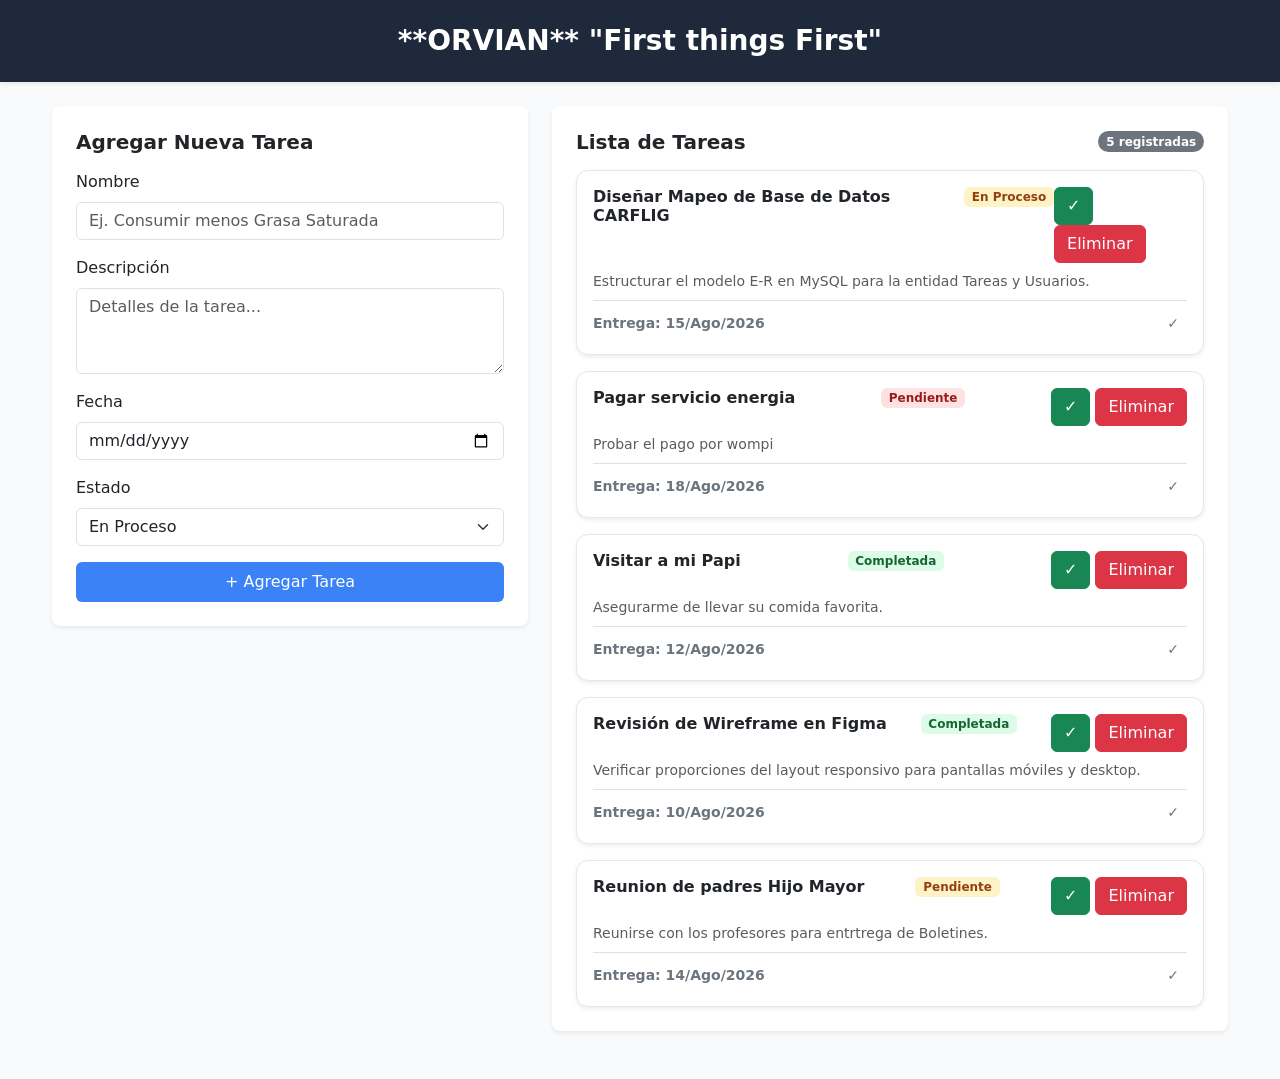
<file: index.html>
<!DOCTYPE html>
<html lang="en">
<head>
    <meta charset="UTF-8">
    <meta name="viewport" content="width=device-width, initial-scale=1.0">
    <title>ORVIAN - Planificador de Tareas</title>
   <link href="https://cdn.jsdelivr.net/npm/bootstrap@5.3.3/dist/css/bootstrap.min.css" rel="stylesheet">
   <link rel="stylesheet" href="css/styles.css">
</head>
<body>

    <header class="orvian-header text-center py-4 mb-4 shadow-sm">
        <h1 class="h3 fw-bold m-0">**ORVIAN** "First things First"</h1>
    </header>

    <main class="container mb-5">
        <div class="row g-4">
            
            <section class="col-12 col-md-5">
                <div class="card shadow-sm border-0 p-4 rounded-3 bg-white">
                    <h2 class="h5 mb-3 fw-bold">Agregar Nueva Tarea</h2>

                    <form id="newTaskForm" novalidate>
                        <div id="alertError" class="alert alert-danger d-none py-2 px-3 small rounded-3 mb-3" role="alert"></div>

                        <div class="mb-3">
                            <label for="newTaskNameInput" class="form-label fw-medium">Nombre</label>
                            <input type="text" class="form-control" id="newTaskNameInput" placeholder="Ej. Consumir menos Grasa Saturada" required>
                        </div>
                        <div class="mb-3">
                            <label for="newTaskDescriptionInput" class="form-label fw-medium">Descripción</label>
                            <textarea class="form-control" id="newTaskDescriptionInput" rows="3" placeholder="Detalles de la tarea..."></textarea>
                        </div>
                        <div class="mb-3">
                            <label for="newTaskDueDateInput" class="form-label fw-medium">Fecha</label>
                            <input type="date" class="form-control" id="newTaskDueDateInput">
                        </div>
                        <div class="mb-3">
                            <label for="newTaskStatus" class="form-label fw-medium">Estado</label>
                            <select class="form-select" id="newTaskStatusInput" aria-label="Estado de la tarea">
                                <option value="" selected disabled>Selecciona un estado</option>
                                <option value="Pendiente">Pendiente</option>
                                <option value="En Proceso" selected>En Proceso</option>
                                <option value="Completada">Completada</option>
                            </select>

                            
                        </div>
                        <button type="submit" class="btn btn-orvian w-100 py-2">+ Agregar Tarea</button>
                    </form>
                </div>
            </section>

            <!-- LISTA DE TAREAS (5 Tarjetas de Ejemplo) -->
            <section class="col-12 col-md-7">
                <div class="card shadow-sm border-0 p-4 rounded-3 bg-white">
                    <div class="d-flex justify-content-between align-items-center mb-3">
                        <h2 class="h5 m-0 fw-bold">Lista de Tareas</h2>
                        <span class="badge bg-secondary rounded-pill">5 registradas</span>
                    </div>
                    
                    <div id="taskList" class="d-flex flex-column gap-3">
                        
                        <!-- TARJETA 1 -->
                        <article class="task-card shadow-sm p-3">
                            <div class="d-flex justify-content-between align-items-start mb-2">
                                <h3 class="h6 m-0 fw-bold">Diseñar Mapeo de Base de Datos CARFLIG</h3>
                                <span class="badge badge-process">En Proceso</span>
                                <div class="acciones-tarea">
                                <button class="task-toggle btn btn-success">✓</button>
                                <button class="delete-button btn btn-danger">Eliminar</button>
  </div>
                            </div>
                            <p class="small text-muted mb-2">Estructurar el modelo E-R en MySQL para la entidad Tareas y Usuarios.</p>
                            <div class="d-flex justify-content-between align-items-center pt-2 border-top">
                                <small class="text-secondary fw-semibold"> Entrega: 15/Ago/2026</small>
                          <button class="btn btn-sm btn-outline-secondary border-0 task-toggle" title="Marcar tarea como completada">
    ✓
</button>
                           </button>
    
                            </div>
                        </article>

                        <!-- TARJETA 2 -->
                        <article class="task-card shadow-sm p-3">
                            <div class="d-flex justify-content-between align-items-start mb-2">
                                <h3 class="h6 m-0 fw-bold">Pagar servicio energia</h3>
                                <span class="badge badge-pending">Pendiente</span>
                                <div class="acciones-tarea">
                                 <button class="task-toggle btn btn-success">✓</button>
                                 <button class="delete-button btn btn-danger">Eliminar</button>
  </div>
                            </div>
                            <p class="small text-muted mb-2">Probar el pago por wompi</p>
                            <div class="d-flex justify-content-between align-items-center pt-2 border-top">
                                <small class="text-secondary fw-semibold">Entrega: 18/Ago/2026</small>
                             <button class="btn btn-sm btn-outline-secondary border-0 task-toggle" title="Marcar tarea como completada">
    ✓
</button>
                            </div>
                        </article>

                        <!-- TARJETA 3 -->
                        <article class="task-card shadow-sm p-3">
                            <div class="d-flex justify-content-between align-items-start mb-2">
                                <h3 class="h6 m-0 fw-bold">Visitar a mi Papi</h3>
                                <span class="badge badge-completed">Completada</span>
                                <div class="acciones-tarea">
                                <button class="task-toggle btn btn-success">✓</button>
                               <button class="delete-button btn btn-danger">Eliminar</button>
  </div>
                            </div>
                            <p class="small text-muted mb-2">Asegurarme de llevar su comida favorita.</p>
                            <div class="d-flex justify-content-between align-items-center pt-2 border-top">
                                <small class="text-secondary fw-semibold">Entrega: 12/Ago/2026</small>
                              <button class="btn btn-sm btn-outline-secondary border-0 task-toggle" title="Marcar tarea como completada">
    ✓
</button>

                               </button>
                            </div>
                        </article>

                        <!-- TARJETA 4 -->
                        <article class="task-card shadow-sm p-3">
                            <div class="d-flex justify-content-between align-items-start mb-2">
                                <h3 class="h6 m-0 fw-bold">Revisión de Wireframe en Figma</h3>
                                <span class="badge badge-completed">Completada</span>
                                <div class="acciones-tarea">
                               <button class="task-toggle btn btn-success">✓</button>
                                <button class="delete-button btn btn-danger">Eliminar</button>
  </div>
                            </div>
                            <p class="small text-muted mb-2">Verificar proporciones del layout responsivo para pantallas móviles y desktop.</p>
                            <div class="d-flex justify-content-between align-items-center pt-2 border-top">
                                <small class="text-secondary fw-semibold"> Entrega: 10/Ago/2026</small>
                               <button class="btn btn-sm btn-outline-secondary border-0 task-toggle" title="Marcar tarea como completada">
    ✓
</button>
                            </div>
                        </article>

                        <!-- TARJETA 5 -->
                        <article class="task-card shadow-sm p-3">
                            <div class="d-flex justify-content-between align-items-start mb-2">
                                <h3 class="h6 m-0 fw-bold">Reunion de padres Hijo Mayor</h3>
                                <span class="badge badge-process">Pendiente</span>
                                <div class="acciones-tarea">
                               <button class="task-toggle btn btn-success">✓</button>
                                <button class="delete-button btn btn-danger">Eliminar</button>
  </div>
                            </div>
                            <p class="small text-muted mb-2">Reunirse con los profesores para entrtrega de Boletines.</p>
                            <div class="d-flex justify-content-between align-items-center pt-2 border-top">
                                <small class="text-secondary fw-semibold">Entrega: 14/Ago/2026</small>
                               <button class="btn btn-sm btn-outline-secondary border-0 task-toggle" title="Marcar tarea como completada">
    ✓
</button>
                               
                            </div>
                        </article>

                    </div>
                </div>
            </section>

        </div>
    </main>

    <footer></footer>
    <script src="https://cdn.jsdelivr.net/npm/bootstrap@5.3.3/dist/js/bootstrap.bundle.min.js"></script>
    <script src="js/taskManager.js"></script>
    <script src="js/index.js"></script>
   
</body>
</html>
</file>
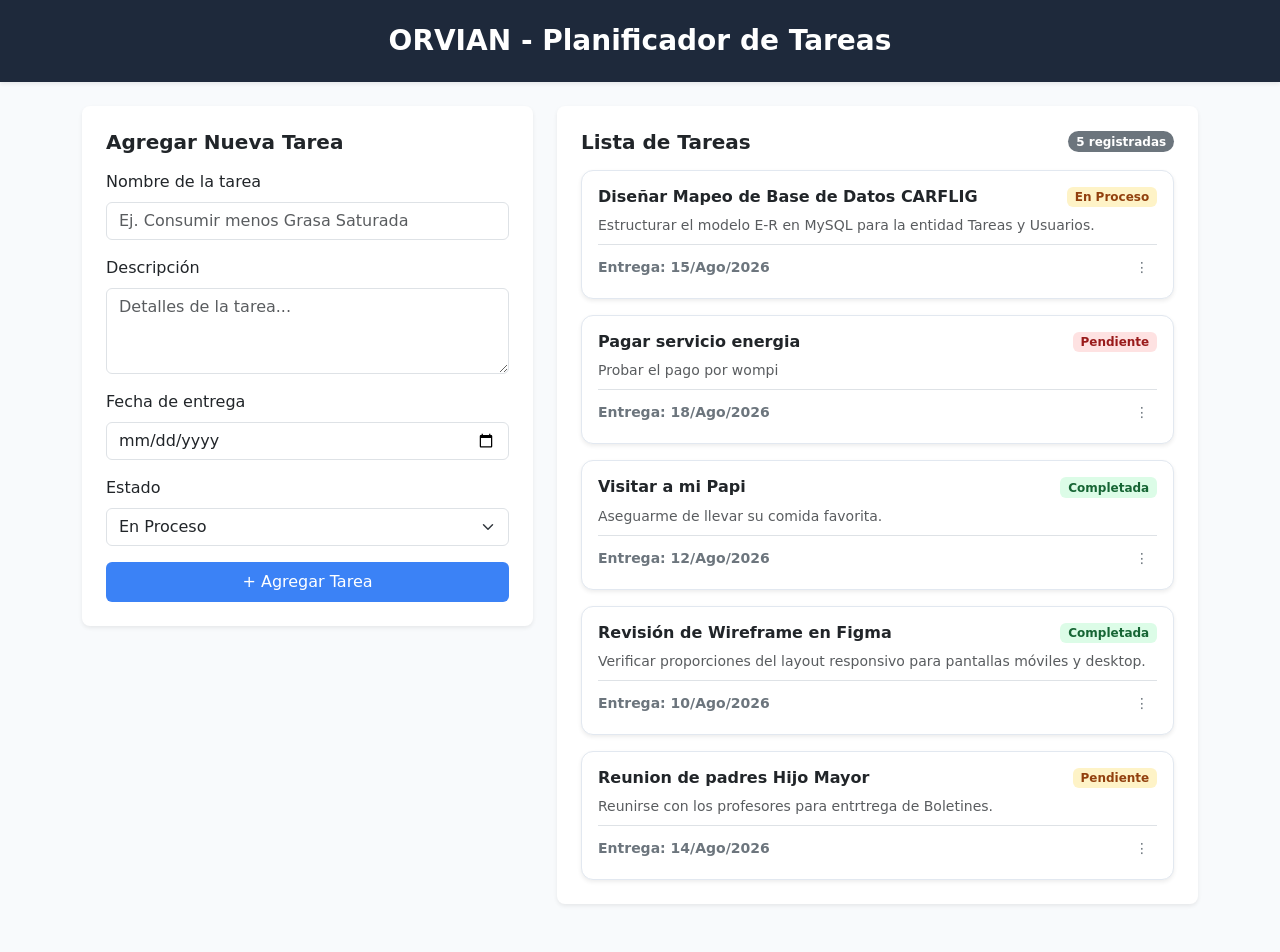
<file: Orvian-frontend/index.html>
<!DOCTYPE html>
<html lang="en">
<head>
    <meta charset="UTF-8">
    <meta name="viewport" content="width=device-width, initial-scale=1.0">
    <title>ORVIAN - Planificador de Tareas</title>
   <link href="https://cdn.jsdelivr.net/npm/bootstrap@5.3.3/dist/css/bootstrap.min.css" rel="stylesheet">
   <link rel="stylesheet" href="css/styles.css">
</head>
<body>

    <header class="orvian-header text-center py-4 mb-4 shadow-sm">
        <h1 class="h3 fw-bold m-0">ORVIAN - Planificador de Tareas</h1>
    </header>

    <main class="container mb-5">
        <div class="row g-4">
            
            <section class="col-12 col-md-5">
                <div class="card shadow-sm border-0 p-4 rounded-3 bg-white">
                    <h2 class="h5 mb-3 fw-bold">Agregar Nueva Tarea</h2>

                    <form id="taskForm" novalidate>
                        <div id="alertError" class="alert alert-danger d-none py-2 px-3 small rounded-3 mb-3" role="alert"></div>

                        <div class="mb-3">
                            <label for="taskTitle" class="form-label fw-medium">Nombre de la tarea</label>
                            <input type="text" class="form-control" id="taskTitle" placeholder="Ej. Consumir menos Grasa Saturada" required>
                        </div>
                        <div class="mb-3">
                            <label for="taskDescription" class="form-label fw-medium">Descripción</label>
                            <textarea class="form-control" id="taskDescription" rows="3" placeholder="Detalles de la tarea..."></textarea>
                        </div>
                        <div class="mb-3">
                            <label for="dueDate" class="form-label fw-medium">Fecha de entrega</label>
                            <input type="date" class="form-control" id="dueDate">
                        </div>
                        <div class="mb-3">
                            <label for="newTaskStatus" class="form-label fw-medium">Estado</label>
                            <select class="form-select" id="newTaskStatus" aria-label="Estado de la tarea">
                                <option value="" selected disabled>Selecciona un estado</option>
                                <option value="Pendiente">Pendiente</option>
                                <option value="En Proceso" selected>En Proceso</option>
                                <option value="Completada">Completada</option>
                            </select>
                        </div>
                        <button type="submit" class="btn btn-orvian w-100 py-2">+ Agregar Tarea</button>
                    </form>
                </div>
            </section>

            <!-- LISTA DE TAREAS (5 Tarjetas de Ejemplo) -->
            <section class="col-12 col-md-7">
                <div class="card shadow-sm border-0 p-4 rounded-3 bg-white">
                    <div class="d-flex justify-content-between align-items-center mb-3">
                        <h2 class="h5 m-0 fw-bold">Lista de Tareas</h2>
                        <span class="badge bg-secondary rounded-pill">5 registradas</span>
                    </div>
                    
                    <div id="taskList" class="d-flex flex-column gap-3">
                        
                        <!-- TARJETA 1 -->
                        <article class="task-card shadow-sm p-3">
                            <div class="d-flex justify-content-between align-items-start mb-2">
                                <h3 class="h6 m-0 fw-bold">Diseñar Mapeo de Base de Datos CARFLIG</h3>
                                <span class="badge badge-process">En Proceso</span>
                            </div>
                            <p class="small text-muted mb-2">Estructurar el modelo E-R en MySQL para la entidad Tareas y Usuarios.</p>
                            <div class="d-flex justify-content-between align-items-center pt-2 border-top">
                                <small class="text-secondary fw-semibold"> Entrega: 15/Ago/2026</small>
                                <button class="btn btn-sm btn-outline-secondary border-0" title="Opciones">⋮</button>
                            </div>
                        </article>

                        <!-- TARJETA 2 -->
                        <article class="task-card shadow-sm p-3">
                            <div class="d-flex justify-content-between align-items-start mb-2">
                                <h3 class="h6 m-0 fw-bold">Pagar servicio energia</h3>
                                <span class="badge badge-pending">Pendiente</span>
                            </div>
                            <p class="small text-muted mb-2">Probar el pago por wompi</p>
                            <div class="d-flex justify-content-between align-items-center pt-2 border-top">
                                <small class="text-secondary fw-semibold">Entrega: 18/Ago/2026</small>
                                <button class="btn btn-sm btn-outline-secondary border-0" title="Opciones">⋮</button>
                            </div>
                        </article>

                        <!-- TARJETA 3 -->
                        <article class="task-card shadow-sm p-3">
                            <div class="d-flex justify-content-between align-items-start mb-2">
                                <h3 class="h6 m-0 fw-bold">Visitar a mi Papi</h3>
                                <span class="badge badge-completed">Completada</span>
                            </div>
                            <p class="small text-muted mb-2">Aseguarme de llevar su comida favorita.</p>
                            <div class="d-flex justify-content-between align-items-center pt-2 border-top">
                                <small class="text-secondary fw-semibold">Entrega: 12/Ago/2026</small>
                                <button class="btn btn-sm btn-outline-secondary border-0" title="Opciones">⋮</button>
                            </div>
                        </article>

                        <!-- TARJETA 4 -->
                        <article class="task-card shadow-sm p-3">
                            <div class="d-flex justify-content-between align-items-start mb-2">
                                <h3 class="h6 m-0 fw-bold">Revisión de Wireframe en Figma</h3>
                                <span class="badge badge-completed">Completada</span>
                            </div>
                            <p class="small text-muted mb-2">Verificar proporciones del layout responsivo para pantallas móviles y desktop.</p>
                            <div class="d-flex justify-content-between align-items-center pt-2 border-top">
                                <small class="text-secondary fw-semibold"> Entrega: 10/Ago/2026</small>
                                <button class="btn btn-sm btn-outline-secondary border-0" title="Opciones">⋮</button>
                            </div>
                        </article>

                        <!-- TARJETA 5 -->
                        <article class="task-card shadow-sm p-3">
                            <div class="d-flex justify-content-between align-items-start mb-2">
                                <h3 class="h6 m-0 fw-bold">Reunion de padres Hijo Mayor</h3>
                                <span class="badge badge-process">Pendiente</span>
                            </div>
                            <p class="small text-muted mb-2">Reunirse con los profesores para entrtrega de Boletines.</p>
                            <div class="d-flex justify-content-between align-items-center pt-2 border-top">
                                <small class="text-secondary fw-semibold">Entrega: 14/Ago/2026</small>
                                <button class="btn btn-sm btn-outline-secondary border-0" title="Opciones">⋮</button>
                            </div>
                        </article>

                    </div>
                </div>
            </section>

        </div>
    </main>

    <footer></footer>
    <script src="https://cdn.jsdelivr.net/npm/bootstrap@5.3.3/dist/js/bootstrap.bundle.min.js"></script>
    <script src="js/app.js"></script>
</body>
</html>
</file>
<file: css/styles.css>
/* IDENTIDAD DE MARCA Y PALETA DE COLORES - ORVIAN */


:root {
  /* Colores Principales de Marca */
  --orvian-primary: #1e293b;        /* Azul Oscuro Profundo (Elegancia y Enfoque) */
  --orvian-primary-hover: #0f172a;  /* Azul Nochero para Hover */
  --orvian-accent: #3b82f6;         /* Azul Vibrante para botones e interacción */
  --orvian-bg: #f8fafc;             /* Fondo general de la aplicación */
  --orvian-surface: #ffffff;        /* Fondo de tarjetas y contenedor */
  
  /* Colores Neutrales y Texto */
  --orvian-text-main: #0f172a;      /* Texto principal */
  --orvian-text-muted: #64748b;     /* Texto secundario y descripciones */
  --orvian-border: #e2e8f0;         /* Bordes suaves */

  /* Colores de Estado (Badges de Tareas) */
  --status-pending-bg: #fee2e2;     /* Pendiente - Fondo Rojo Suave */
  --status-pending-text: #991b1b;   /* Pendiente - Texto */
  
  --status-process-bg: #fef3c7;     /* En Proceso - Fondo Amarillo Suave */
  --status-process-text: #92400e;   /* En Proceso - Texto */
  
  --status-completed-bg: #dcfce7;   /* Completada - Fondo Verde Suave */
  --status-completed-text: #166534; /* Completada - Texto */

  /* Sombras y Bordes */
  --orvian-radius: 12px;
  --orvian-shadow: 0 4px 12px rgba(15, 23, 42, 0.05);
  --orvian-shadow-hover: 0 8px 20px rgba(15, 23, 42, 0.08);
}

/* Base global */
body {
  background-color: var(--orvian-bg) !important;
  color: var(--orvian-text-main);
  font-family: system-ui, -apple-system, "Segoe UI", Roboto, sans-serif;
}

/* Header personalizado */
.orvian-header {
  background-color: var(--orvian-primary);
  color: #ffffff;
}

/* Botón principal adaptado a la marca */
.btn-orvian {
  background-color: var(--orvian-accent);
  color: #ffffff;
  border: none;
  font-weight: 500;
  transition: background-color 0.2s ease, transform 0.1s ease;
}

.btn-orvian:hover {
  background-color: #2563eb;
  color: #ffffff;
}

/* Estilo para las Tarjetas de Tarea */
.task-card {
  background-color: var(--orvian-surface);
  border: 1px solid var(--orvian-border);
  border-radius: var(--orvian-radius);
  transition: transform 0.2s ease, box-shadow 0.2s ease;
}

.task-card:hover {
  transform: translateY(-2px);
  box-shadow: var(--orvian-shadow-hover) !important;
}

/* Badges de Estado con la Paleta de Marca */
.badge-pending {
  background-color: var(--status-pending-bg) !important;
  color: var(--status-pending-text) !important;
}

.badge-process {
  background-color: var(--status-process-bg) !important;
  color: var(--status-process-text) !important;
}

.badge-completed {
  background-color: var(--status-completed-bg) !important;
  color: var(--status-completed-text) !important;
}

/* RESPONSIVE DESIGN & MEDIA QUERIES (ORVIAN)*/

/* 1. Móviles pequeños (hasta 575px) */
@media (max-width: 575px) {
  .container {
    padding-left: 12px;
    padding-right: 12px;
  }

  #newTaskForm {
    padding: 1rem;
    width: 100%;
  }

  #tasksList {
    display: flex;
    flex-direction: column;
    gap: 1rem;
  }

  .task-card {
    width: 100%;
  }

  .acciones-tarea {
    display: flex;
    flex-direction: column;
    gap: 0.5rem;
  }

  .acciones-tarea .btn {
    width: 100%;
  }
}

/* 2. Tablets y pantallas medianas (576px a 768px) */
@media (min-width: 576px) and (max-width: 768px) {
  #tasksList {
    display: grid;
    grid-template-columns: repeat(2, 1fr);
    gap: 1rem;
  }

  .acciones-tarea {
    display: flex;
    gap: 0.5rem;
    justify-content: flex-end;
  }
}

/* 3. Laptops y Escritorios (769px a 1024px) */
@media (min-width: 769px) and (max-width: 1024px) {
  .container {
    max-width: 960px;
    margin: 0 auto;
  }

  #tasksList {
    display: grid;
    grid-template-columns: repeat(3, 1fr);
    gap: 1.25rem;
  }
}

/* 4. Pantallas grandes y Monitores HD (más de 1024px) */
@media (min-width: 1025px) {
  .container {
    max-width: 1200px;
    margin: 0 auto;
  }

  #tasksList {
    display: grid;
    grid-template-columns: repeat(4, 1fr);
    gap: 1.5rem;
  }
}
</file>
<file: Orvian-frontend/css/styles.css>
/* IDENTIDAD DE MARCA Y PALETA DE COLORES - ORVIAN */


:root {
  /* Colores Principales de Marca */
  --orvian-primary: #1e293b;        /* Azul Oscuro Profundo (Elegancia y Enfoque) */
  --orvian-primary-hover: #0f172a;  /* Azul Nochero para Hover */
  --orvian-accent: #3b82f6;         /* Azul Vibrante para botones e interacción */
  --orvian-bg: #f8fafc;             /* Fondo general de la aplicación */
  --orvian-surface: #ffffff;        /* Fondo de tarjetas y contenedor */
  
  /* Colores Neutrales y Texto */
  --orvian-text-main: #0f172a;      /* Texto principal */
  --orvian-text-muted: #64748b;     /* Texto secundario y descripciones */
  --orvian-border: #e2e8f0;         /* Bordes suaves */

  /* Colores de Estado (Badges de Tareas) */
  --status-pending-bg: #fee2e2;     /* Pendiente - Fondo Rojo Suave */
  --status-pending-text: #991b1b;   /* Pendiente - Texto */
  
  --status-process-bg: #fef3c7;     /* En Proceso - Fondo Amarillo Suave */
  --status-process-text: #92400e;   /* En Proceso - Texto */
  
  --status-completed-bg: #dcfce7;   /* Completada - Fondo Verde Suave */
  --status-completed-text: #166534; /* Completada - Texto */

  /* Sombras y Bordes */
  --orvian-radius: 12px;
  --orvian-shadow: 0 4px 12px rgba(15, 23, 42, 0.05);
  --orvian-shadow-hover: 0 8px 20px rgba(15, 23, 42, 0.08);
}

/* Base global */
body {
  background-color: var(--orvian-bg) !important;
  color: var(--orvian-text-main);
  font-family: system-ui, -apple-system, "Segoe UI", Roboto, sans-serif;
}

/* Header personalizado */
.orvian-header {
  background-color: var(--orvian-primary);
  color: #ffffff;
}

/* Botón principal adaptado a la marca */
.btn-orvian {
  background-color: var(--orvian-accent);
  color: #ffffff;
  border: none;
  font-weight: 500;
  transition: background-color 0.2s ease, transform 0.1s ease;
}

.btn-orvian:hover {
  background-color: #2563eb;
  color: #ffffff;
}

/* Estilo para las Tarjetas de Tarea */
.task-card {
  background-color: var(--orvian-surface);
  border: 1px solid var(--orvian-border);
  border-radius: var(--orvian-radius);
  transition: transform 0.2s ease, box-shadow 0.2s ease;
}

.task-card:hover {
  transform: translateY(-2px);
  box-shadow: var(--orvian-shadow-hover) !important;
}

/* Badges de Estado con la Paleta de Marca */
.badge-pending {
  background-color: var(--status-pending-bg) !important;
  color: var(--status-pending-text) !important;
}

.badge-process {
  background-color: var(--status-process-bg) !important;
  color: var(--status-process-text) !important;
}

.badge-completed {
  background-color: var(--status-completed-bg) !important;
  color: var(--status-completed-text) !important;
}
</file>
